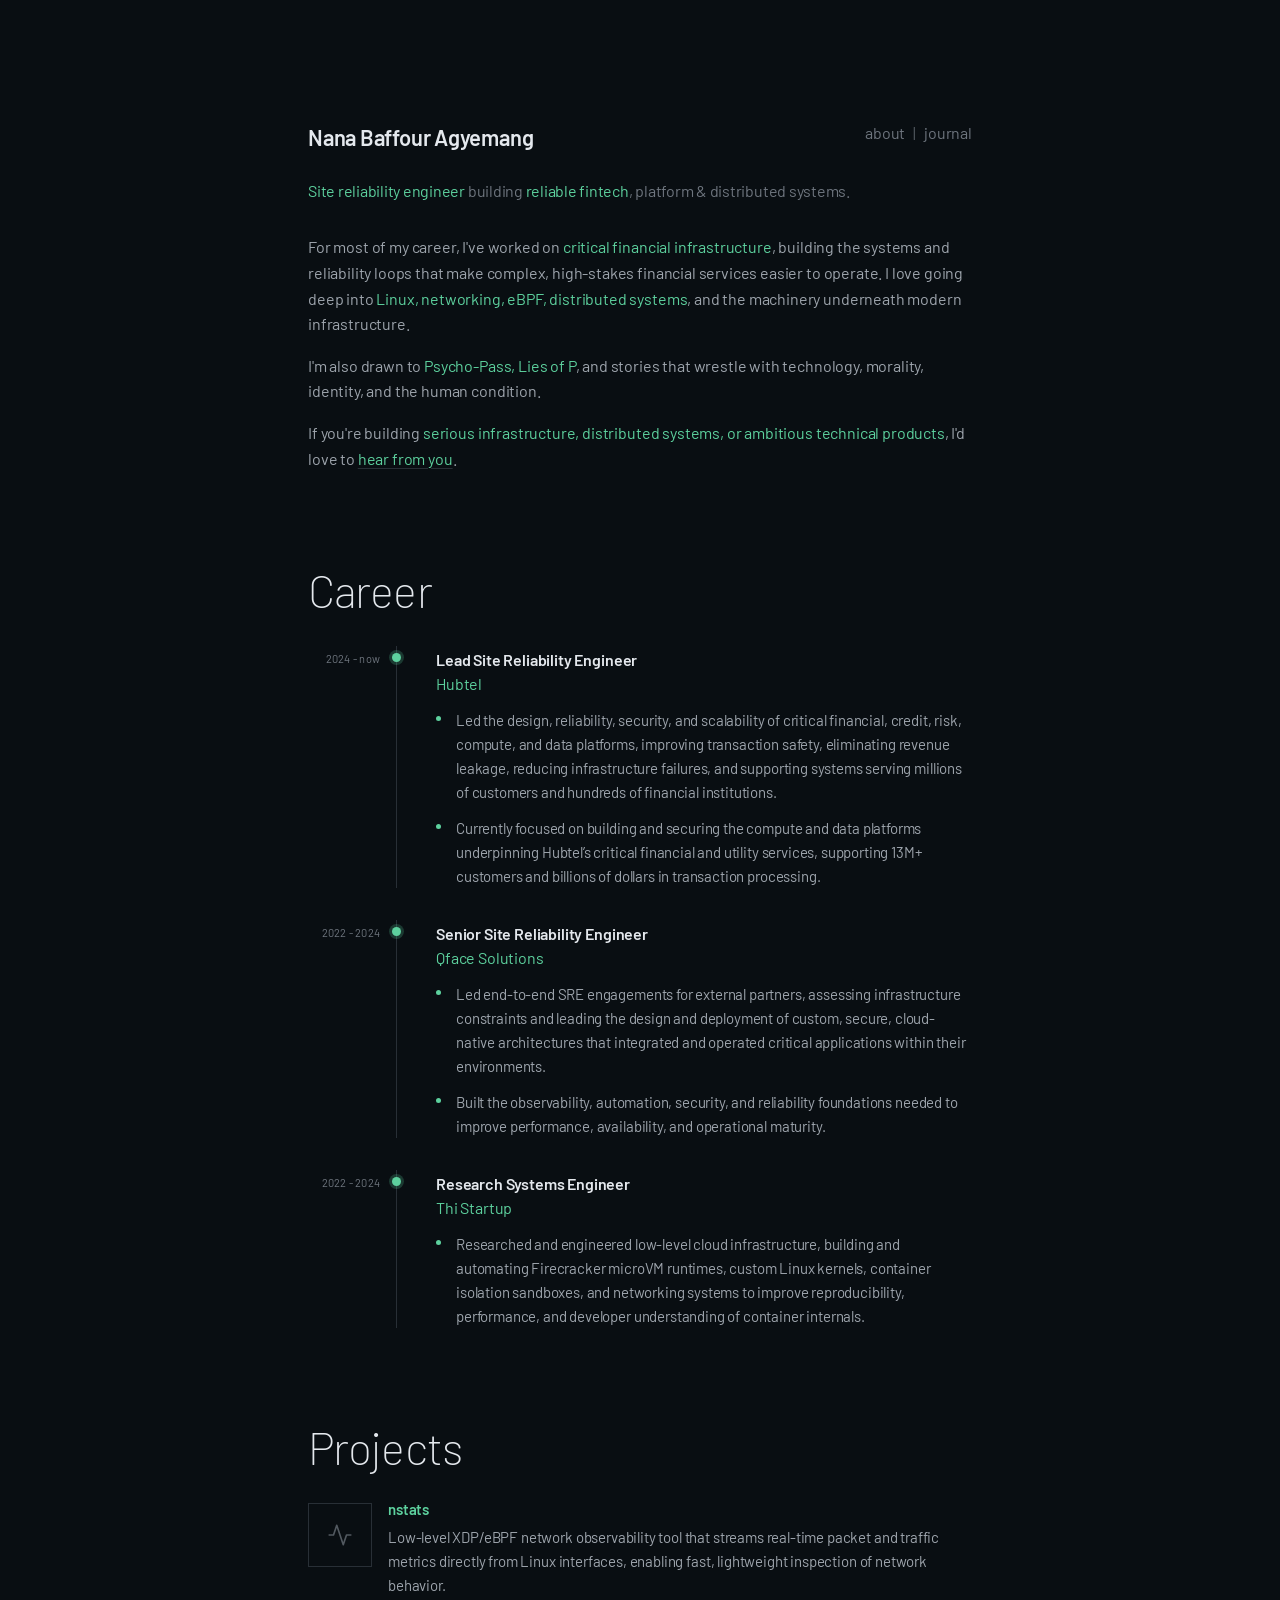
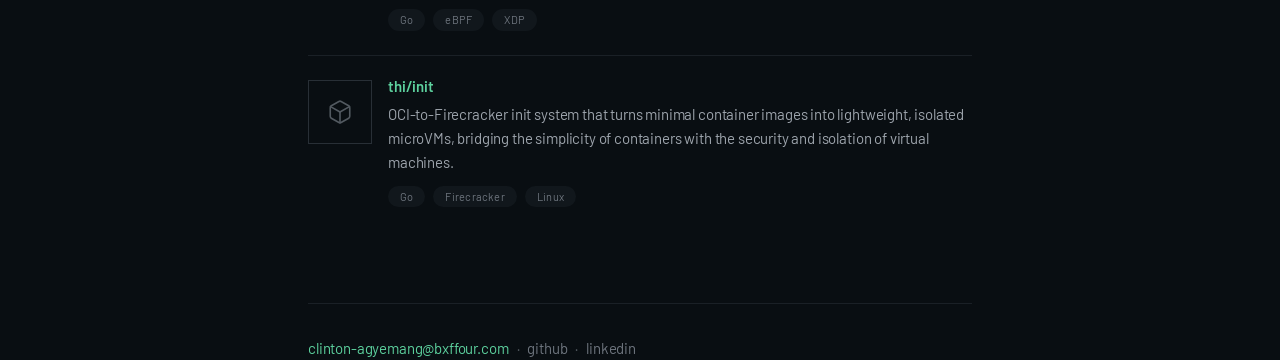
<file: index.html>
<!DOCTYPE html>
<html lang="en">
<head>
  <meta charset="UTF-8">
  <meta name="viewport" content="width=device-width, initial-scale=1.0">
  <meta name="description" content="Agyemang Clinton Baffour is a Site Reliability Engineer building reliable fintech, platform, and distributed systems.">
  <meta name="color-scheme" content="dark">
  <title>Nana Baffour Agyemang | Site Reliability Engineer</title>
  <link rel="preconnect" href="https://fonts.googleapis.com">
  <link rel="preconnect" href="https://fonts.gstatic.com" crossorigin>
  <link
    href="https://fonts.googleapis.com/css2?family=Barlow:wght@200;300;400;500;600&amp;family=IBM+Plex+Mono:wght@400;500&amp;display=swap"
    rel="stylesheet"
  >
  <link rel="stylesheet" href="tokens.css">
  <link rel="stylesheet" href="assets/css/main.css">
</head>
<body>
  <a class="skip-link" href="#main">Skip to content</a>

  <div class="page">
    <header class="site-header">
      <a class="site-name" href="index.html">Nana Baffour Agyemang</a>
      <nav class="site-nav" aria-label="Primary">
        <a href="about.html">about</a>
        <a href="now.html">journal</a>
      </nav>
    </header>

    <main id="main">
      <div class="hero">
        <span class="em">Site reliability engineer</span> building
        <span class="em">reliable fintech</span>, platform &amp; distributed
        systems.
      </div>

      <div class="intro">
        <p>
          For most of my career, I've worked on <span class="em">critical financial infrastructure</span>,
          building the systems and reliability loops that make complex, high-stakes financial
          services easier to operate. I love going deep into <span class="em">Linux, networking, eBPF, distributed systems</span>,
          and the machinery underneath modern infrastructure.
        </p>
        <p>
          I'm also drawn to <span class="em">Psycho-Pass, Lies of P</span>, and stories that wrestle with
          technology, morality, identity, and the human condition.
        </p>
        <p>
          If you're building <span class="em">serious infrastructure, distributed systems, or ambitious
          technical products</span>, I'd love to <a class="inline-link" href="#footer">hear from you</a>.
        </p>
      </div>

      <section aria-labelledby="career-heading">
        <div class="section-heading">
          <h2 id="career-heading">Career</h2>
        </div>
        <div class="career">
          <article class="entry">
            <div class="timespan">2024 - now</div>
            <div class="rail"><span class="entry-dot" aria-hidden="true"></span></div>
            <div class="desc">
              <h3 class="job-role">Lead Site Reliability Engineer</h3>
              <div class="job-org">Hubtel</div>
              <ul class="job-points">
                <li>Led the design, reliability, security, and scalability of critical financial, credit, risk, compute, and data platforms, improving transaction safety, eliminating revenue leakage, reducing infrastructure failures, and supporting systems serving millions of customers and hundreds of financial institutions.</li>
                <li>Currently focused on building and securing the compute and data platforms underpinning Hubtel&rsquo;s critical financial and utility services, supporting 13M+ customers and billions of dollars in transaction processing.</li>
              </ul>
            </div>
          </article>

          <article class="entry">
            <div class="timespan">2022 - 2024</div>
            <div class="rail"><span class="entry-dot" aria-hidden="true"></span></div>
            <div class="desc">
              <h3 class="job-role">Senior Site Reliability Engineer</h3>
              <div class="job-org">Qface Solutions</div>
              <ul class="job-points">
                <li>Led end-to-end SRE engagements for external partners, assessing infrastructure constraints and leading the design and deployment of custom, secure, cloud-native architectures that integrated and operated critical applications within their environments.</li>
                <li>Built the observability, automation, security, and reliability foundations needed to improve performance, availability, and operational maturity.</li>
              </ul>
            </div>
          </article>

          <article class="entry">
            <div class="timespan">2022 - 2024</div>
            <div class="rail"><span class="entry-dot" aria-hidden="true"></span></div>
            <div class="desc">
              <h3 class="job-role">Research Systems Engineer</h3>
              <div class="job-org">Thi Startup</div>
              <ul class="job-points">
                <li>Researched and engineered low-level cloud infrastructure, building and automating Firecracker microVM runtimes, custom Linux kernels, container isolation sandboxes, and networking systems to improve reproducibility, performance, and developer understanding of container internals.</li>
              </ul>
            </div>
          </article>
        </div>
      </section>

      <section aria-labelledby="projects-heading">
        <div class="section-heading">
          <h2 id="projects-heading">Projects</h2>
        </div>
        <div class="projects">
          <article class="project">
            <div class="project-thumb" aria-hidden="true">
              <svg width="26" height="26" viewBox="0 0 24 24" fill="none" stroke="currentColor" stroke-width="1.5" stroke-linecap="round" stroke-linejoin="round">
                <polyline points="22 12 18 12 15 21 9 3 6 12 2 12"></polyline>
              </svg>
            </div>
            <div class="project-content">
              <div class="project-title"><a href="#footer">nstats</a></div>
              <div class="project-desc"><p>Low-level XDP/eBPF network observability tool that streams real-time packet and traffic metrics directly from Linux interfaces, enabling fast, lightweight inspection of network behavior.</p></div>
              <div class="chips"><span class="chip">Go</span><span class="chip">eBPF</span><span class="chip">XDP</span></div>
            </div>
          </article>

          <article class="project">
            <div class="project-thumb" aria-hidden="true">
              <svg width="26" height="26" viewBox="0 0 24 24" fill="none" stroke="currentColor" stroke-width="1.5" stroke-linecap="round" stroke-linejoin="round">
                <path d="M21 8a2 2 0 0 0-1-1.73l-7-4a2 2 0 0 0-2 0l-7 4A2 2 0 0 0 3 8v8a2 2 0 0 0 1 1.73l7 4a2 2 0 0 0 2 0l7-4A2 2 0 0 0 21 16Z"></path>
                <path d="M3.3 7 12 12l8.7-5"></path>
                <path d="M12 22V12"></path>
              </svg>
            </div>
            <div class="project-content">
              <div class="project-title"><a href="#footer">thi/init</a></div>
              <div class="project-desc"><p>OCI-to-Firecracker init system that turns minimal container images into lightweight, isolated microVMs, bridging the simplicity of containers with the security and isolation of virtual machines.</p></div>
              <div class="chips"><span class="chip">Go</span><span class="chip">Firecracker</span><span class="chip">Linux</span></div>
            </div>
          </article>
        </div>
      </section>
    </main>

    <footer id="footer" class="site-footer">
      <div class="foot-links">
        <a class="foot-email" href="mailto:clinton-agyemang@bxffour.com">clinton-agyemang@bxffour.com</a>
        <span aria-hidden="true">·</span>
        <a class="foot-link" href="https://github.com/bxffour" target="_blank" rel="noopener noreferrer">github</a>
        <span aria-hidden="true">·</span>
        <a class="foot-link" href="https://www.linkedin.com/in/nana-agyemang/" target="_blank" rel="noopener noreferrer">linkedin</a>
      </div>
    </footer>
  </div>
</body>
</html>
</file>
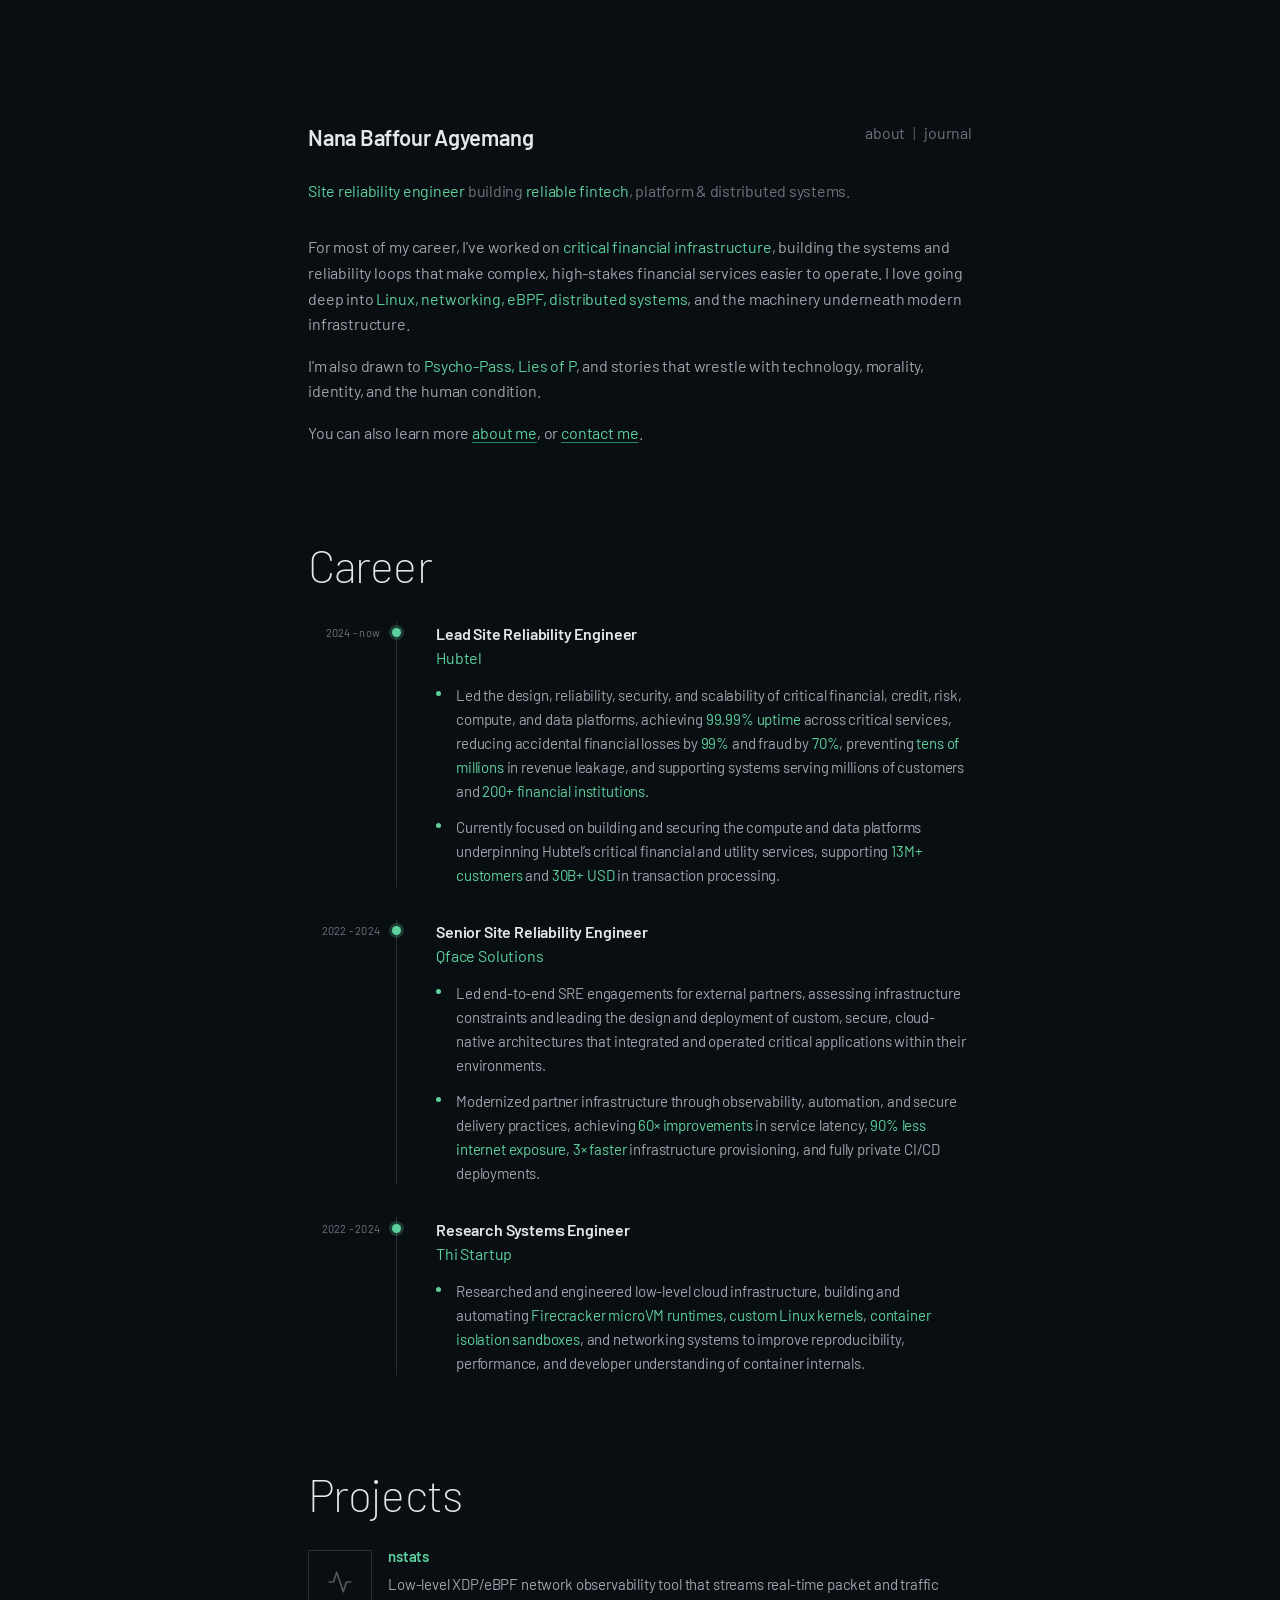
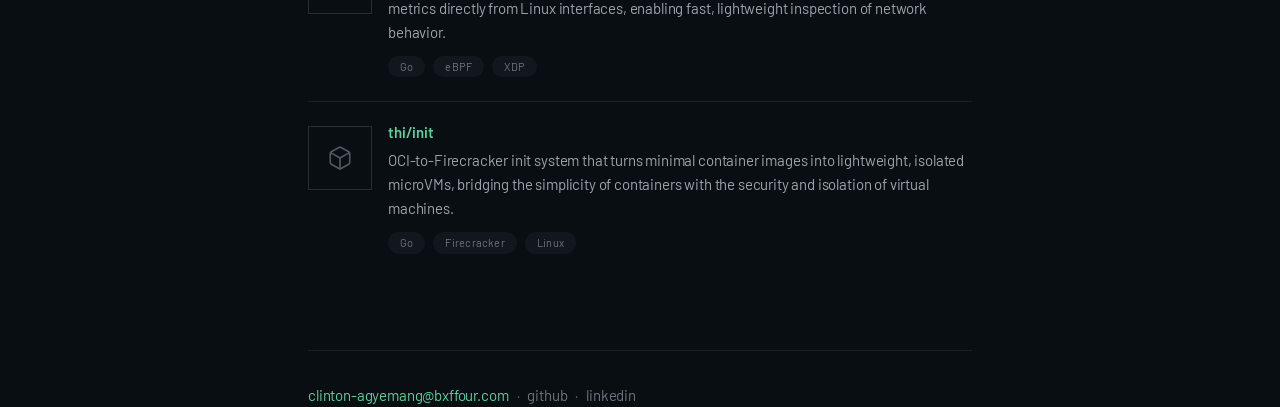
<file: public/index.html>
<!DOCTYPE html>
<html lang="en">
<head>
  <meta charset="UTF-8">
  <meta name="viewport" content="width=device-width, initial-scale=1.0">
  <meta name="description" content="Agyemang Clinton Baffour is a Site Reliability Engineer building reliable fintech, platform, and distributed systems.">
  <meta name="color-scheme" content="dark">
  <title>Nana Baffour Agyemang | Site Reliability Engineer</title>
  <link rel="preconnect" href="https://fonts.googleapis.com">
  <link rel="preconnect" href="https://fonts.gstatic.com" crossorigin>
  <link
    href="https://fonts.googleapis.com/css2?family=Barlow:wght@200;300;400;500;600&amp;family=IBM+Plex+Mono:wght@400;500&amp;display=swap"
    rel="stylesheet"
  >
  <link rel="stylesheet" href="tokens.css">
  <link rel="stylesheet" href="assets/css/main.css">
</head>
<body>
  <a class="skip-link" href="#main">Skip to content</a>

  <div class="page">
    <header class="site-header">
      <a class="site-name" href="index.html">Nana Baffour Agyemang</a>
      <nav class="site-nav" aria-label="Primary">
        <a href="about.html">about</a>
        <a href="now.html">journal</a>
      </nav>
    </header>

    <main id="main">
      <div class="hero">
        <span class="em">Site reliability engineer</span> building
        <span class="em">reliable fintech</span>, platform &amp; distributed
        systems.
      </div>

      <div class="intro">
        <p>
          For most of my career, I've worked on <span class="em">critical financial infrastructure</span>,
          building the systems and reliability loops that make complex, high-stakes financial
          services easier to operate. I love going deep into <span class="em">Linux, networking, eBPF, distributed systems</span>,
          and the machinery underneath modern infrastructure.
        </p>
        <p>
          I'm also drawn to <span class="em">Psycho-Pass, Lies of P</span>, and stories that wrestle with
          technology, morality, identity, and the human condition.
        </p>
        <p>
          You can also learn more <a class="inline-link" href="about.html">about me</a>,
          or <a class="inline-link" href="#footer">contact me</a>.
        </p>
      </div>

      <section aria-labelledby="career-heading">
        <div class="section-heading">
          <h2 id="career-heading">Career</h2>
        </div>
        <div class="career">
          <article class="entry">
            <div class="timespan">2024 - now</div>
            <div class="rail"><span class="entry-dot" aria-hidden="true"></span></div>
            <div class="desc">
              <h3 class="job-role">Lead Site Reliability Engineer</h3>
              <div class="job-org">Hubtel</div>
              <ul class="job-points">
                <li>Led the design, reliability, security, and scalability of critical financial, credit, risk, compute, and data platforms, achieving <span class="em">99.99% uptime</span> across critical services, reducing accidental financial losses by <span class="em">99%</span> and fraud by <span class="em">70%</span>, preventing <span class="em">tens of millions</span> in revenue leakage, and supporting systems serving millions of customers and <span class="em">200+ financial institutions</span>.</li>
                <li>Currently focused on building and securing the compute and data platforms underpinning Hubtel&rsquo;s critical financial and utility services, supporting <span class="em">13M+ customers</span> and <span class="em">30B+ USD</span> in transaction processing.</li>
              </ul>
            </div>
          </article>

          <article class="entry">
            <div class="timespan">2022 - 2024</div>
            <div class="rail"><span class="entry-dot" aria-hidden="true"></span></div>
            <div class="desc">
              <h3 class="job-role">Senior Site Reliability Engineer</h3>
              <div class="job-org">Qface Solutions</div>
              <ul class="job-points">
                <li>Led end-to-end SRE engagements for external partners, assessing infrastructure constraints and leading the design and deployment of custom, secure, cloud-native architectures that integrated and operated critical applications within their environments.</li>
                <li>Modernized partner infrastructure through observability, automation, and secure delivery practices, achieving <span class="em">60&times; improvements</span> in service latency, <span class="em">90% less internet exposure</span>, <span class="em">3&times; faster</span> infrastructure provisioning, and fully private CI/CD deployments.</li>
              </ul>
            </div>
          </article>

          <article class="entry">
            <div class="timespan">2022 - 2024</div>
            <div class="rail"><span class="entry-dot" aria-hidden="true"></span></div>
            <div class="desc">
              <h3 class="job-role">Research Systems Engineer</h3>
              <div class="job-org">Thi Startup</div>
              <ul class="job-points">
                <li>Researched and engineered low-level cloud infrastructure, building and automating <span class="em">Firecracker microVM runtimes</span>, <span class="em">custom Linux kernels</span>, <span class="em">container isolation sandboxes</span>, and networking systems to improve reproducibility, performance, and developer understanding of container internals.</li>
              </ul>
            </div>
          </article>
        </div>
      </section>

      <section aria-labelledby="projects-heading">
        <div class="section-heading">
          <h2 id="projects-heading">Projects</h2>
        </div>
        <div class="projects">
          <article class="project">
            <div class="project-thumb" aria-hidden="true">
              <svg width="26" height="26" viewBox="0 0 24 24" fill="none" stroke="currentColor" stroke-width="1.5" stroke-linecap="round" stroke-linejoin="round">
                <polyline points="22 12 18 12 15 21 9 3 6 12 2 12"></polyline>
              </svg>
            </div>
            <div class="project-content">
              <div class="project-title"><a href="https://github.com/bxffour/nstats" target="_blank" rel="noopener noreferrer">nstats</a></div>
              <div class="project-desc"><p>Low-level XDP/eBPF network observability tool that streams real-time packet and traffic metrics directly from Linux interfaces, enabling fast, lightweight inspection of network behavior.</p></div>
              <div class="chips"><span class="chip">Go</span><span class="chip">eBPF</span><span class="chip">XDP</span></div>
            </div>
          </article>

          <article class="project">
            <div class="project-thumb" aria-hidden="true">
              <svg width="26" height="26" viewBox="0 0 24 24" fill="none" stroke="currentColor" stroke-width="1.5" stroke-linecap="round" stroke-linejoin="round">
                <path d="M21 8a2 2 0 0 0-1-1.73l-7-4a2 2 0 0 0-2 0l-7 4A2 2 0 0 0 3 8v8a2 2 0 0 0 1 1.73l7 4a2 2 0 0 0 2 0l7-4A2 2 0 0 0 21 16Z"></path>
                <path d="M3.3 7 12 12l8.7-5"></path>
                <path d="M12 22V12"></path>
              </svg>
            </div>
            <div class="project-content">
              <div class="project-title"><a href="https://github.com/thi-startup/init" target="_blank" rel="noopener noreferrer">thi/init</a></div>
              <div class="project-desc"><p>OCI-to-Firecracker init system that turns minimal container images into lightweight, isolated microVMs, bridging the simplicity of containers with the security and isolation of virtual machines.</p></div>
              <div class="chips"><span class="chip">Go</span><span class="chip">Firecracker</span><span class="chip">Linux</span></div>
            </div>
          </article>
        </div>
      </section>
    </main>

    <footer id="footer" class="site-footer">
      <div class="foot-links">
        <a class="foot-email" href="mailto:clinton-agyemang@bxffour.com">clinton-agyemang@bxffour.com</a>
        <span aria-hidden="true">·</span>
        <a class="foot-link" href="https://github.com/bxffour" target="_blank" rel="noopener noreferrer">github</a>
        <span aria-hidden="true">·</span>
        <a class="foot-link" href="https://www.linkedin.com/in/nana-agyemang/" target="_blank" rel="noopener noreferrer">linkedin</a>
      </div>
    </footer>
  </div>
</body>
</html>
</file>
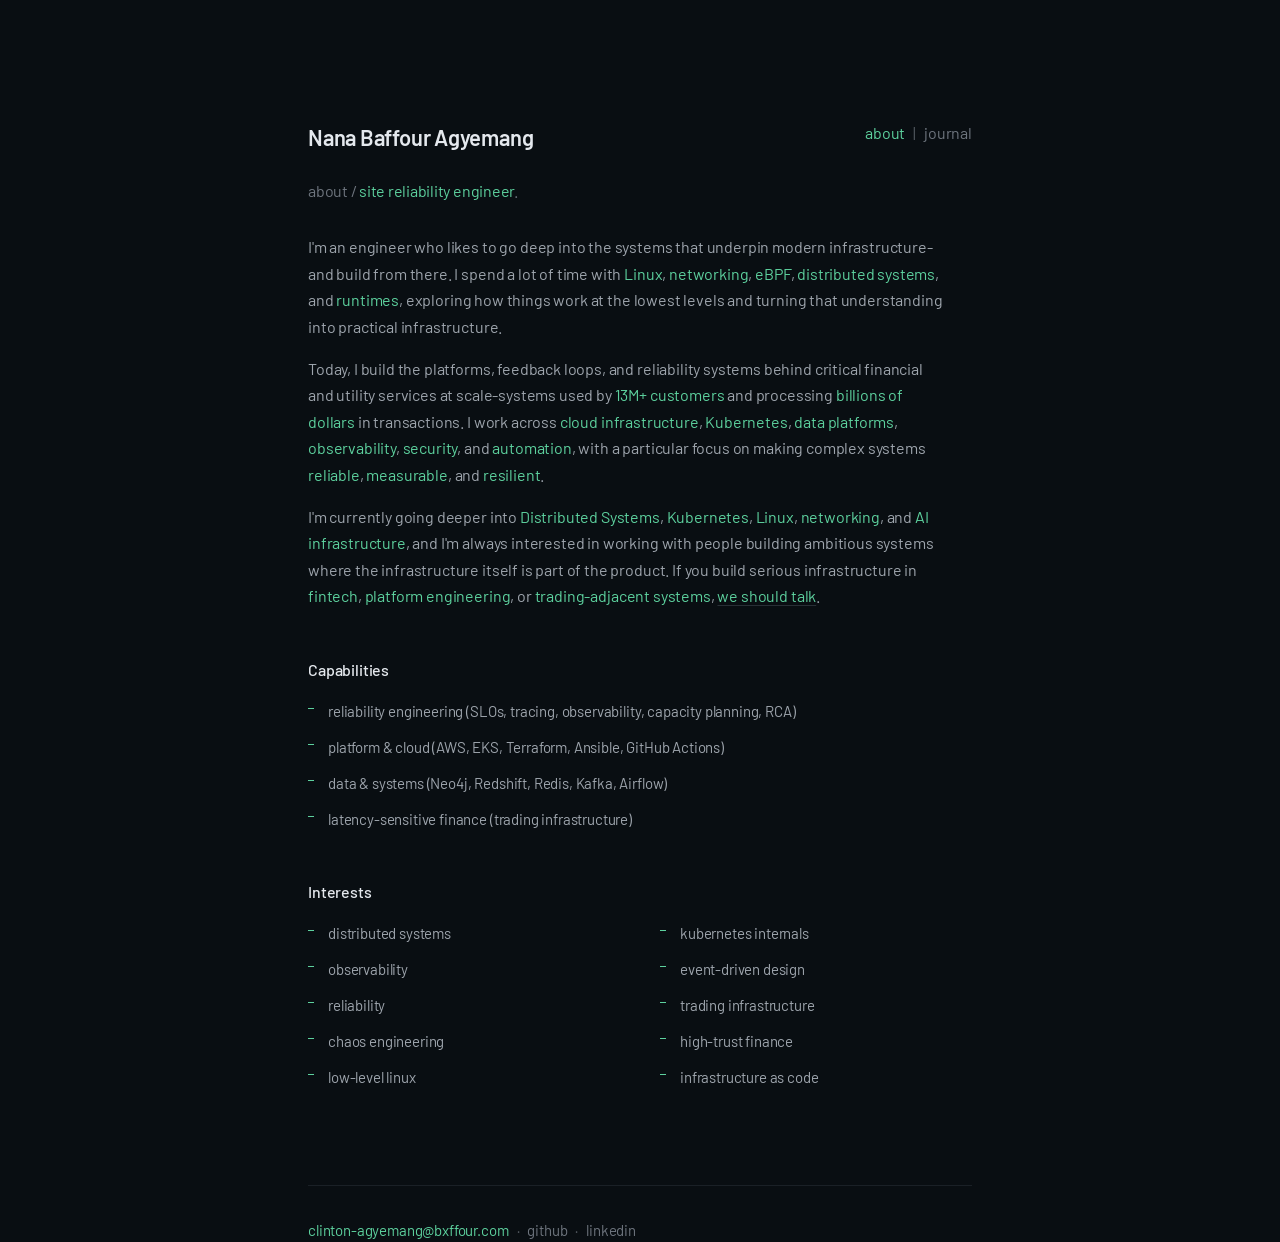
<file: about.html>
<!DOCTYPE html>
<html lang="en">
<head>
  <meta charset="UTF-8">
  <meta name="viewport" content="width=device-width, initial-scale=1.0">
  <meta name="description" content="Agyemang Clinton Baffour is a Site Reliability Engineer building reliable fintech, platform, and distributed systems.">
  <meta name="color-scheme" content="dark">
  <title>Nana Baffour Agyemang | about</title>
  <link rel="preconnect" href="https://fonts.googleapis.com">
  <link rel="preconnect" href="https://fonts.gstatic.com" crossorigin>
  <link
    href="https://fonts.googleapis.com/css2?family=Barlow:wght@200;300;400;500;600&amp;family=IBM+Plex+Mono:wght@400;500&amp;display=swap"
    rel="stylesheet"
  >
  <link rel="stylesheet" href="tokens.css">
  <link rel="stylesheet" href="assets/css/main.css">
</head>
<body>
  <a class="skip-link" href="#main">Skip to content</a>

  <div class="page">
    <header class="site-header">
      <a class="site-name" href="index.html">Nana Baffour Agyemang</a>
      <nav class="site-nav" aria-label="Primary">
        <a href="about.html" aria-current="page">about</a>
        <a href="now.html">journal</a>
      </nav>
    </header>

    <main id="main">
      <div class="hero">
        about / <span class="em">site reliability engineer</span>.
      </div>

      <div class="bio">
        <p>
          I'm an engineer who likes to go deep into the systems that underpin
          modern infrastructure-and build from there. I spend a lot of time
          with <span class="em">Linux</span>, <span class="em">networking</span>, <span class="em">eBPF</span>,
          <span class="em">distributed systems</span>, and <span class="em">runtimes</span>,
          exploring how things work at the lowest levels and turning that
          understanding into practical infrastructure.
        </p>
        <p>
          Today, I build the platforms, feedback loops, and reliability systems
          behind critical financial and utility services at scale-systems used
          by <span class="em">13M+ customers</span> and processing
          <span class="em">billions of dollars</span> in transactions. I work
          across <span class="em">cloud infrastructure</span>, <span class="em">Kubernetes</span>,
          <span class="em">data platforms</span>, <span class="em">observability</span>,
          <span class="em">security</span>, and <span class="em">automation</span>, with a
          particular focus on making complex systems <span class="em">reliable</span>,
          <span class="em">measurable</span>, and <span class="em">resilient</span>.
        </p>
        <p>
          I'm currently going deeper into <span class="em">Distributed Systems</span>,
          <span class="em">Kubernetes</span>, <span class="em">Linux</span>, <span class="em">networking</span>,
          and <span class="em">AI infrastructure</span>, and I'm always interested
          in working with people building ambitious systems where the
          infrastructure itself is part of the product. If you build serious
          infrastructure in <span class="em">fintech</span>, <span class="em">platform engineering</span>,
          or <span class="em">trading-adjacent systems</span>, <a class="inline-link" href="#footer">we should talk</a>.
        </p>
      </div>

      <section class="about-block" aria-labelledby="capabilities-title">
        <h2 id="capabilities-title" class="about-section-title">Capabilities</h2>
        <ul class="about-list">
          <li>reliability engineering (SLOs, tracing, observability, capacity planning, RCA)</li>
          <li>platform &amp; cloud (AWS, EKS, Terraform, Ansible, GitHub Actions)</li>
          <li>data &amp; systems (Neo4j, Redshift, Redis, Kafka, Airflow)</li>
          <li>latency-sensitive finance (trading infrastructure)</li>
        </ul>
      </section>

      <section class="about-block" aria-labelledby="interests-title">
        <h2 id="interests-title" class="about-section-title">Interests</h2>
        <div class="about-cols">
          <ul class="about-list">
            <li>distributed systems</li>
            <li>observability</li>
            <li>reliability</li>
            <li>chaos engineering</li>
            <li>low-level linux</li>
          </ul>
          <ul class="about-list">
            <li>kubernetes internals</li>
            <li>event-driven design</li>
            <li>trading infrastructure</li>
            <li>high-trust finance</li>
            <li>infrastructure as code</li>
          </ul>
        </div>
      </section>
    </main>

    <footer id="footer" class="site-footer">
      <div class="foot-links">
        <a class="foot-email" href="mailto:clinton-agyemang@bxffour.com">clinton-agyemang@bxffour.com</a>
        <span aria-hidden="true">·</span>
        <a class="foot-link" href="https://github.com/bxffour" target="_blank" rel="noopener noreferrer">github</a>
        <span aria-hidden="true">·</span>
        <a class="foot-link" href="https://www.linkedin.com/in/nana-agyemang/" target="_blank" rel="noopener noreferrer">linkedin</a>
      </div>
    </footer>
  </div>
</body>
</html>
</file>
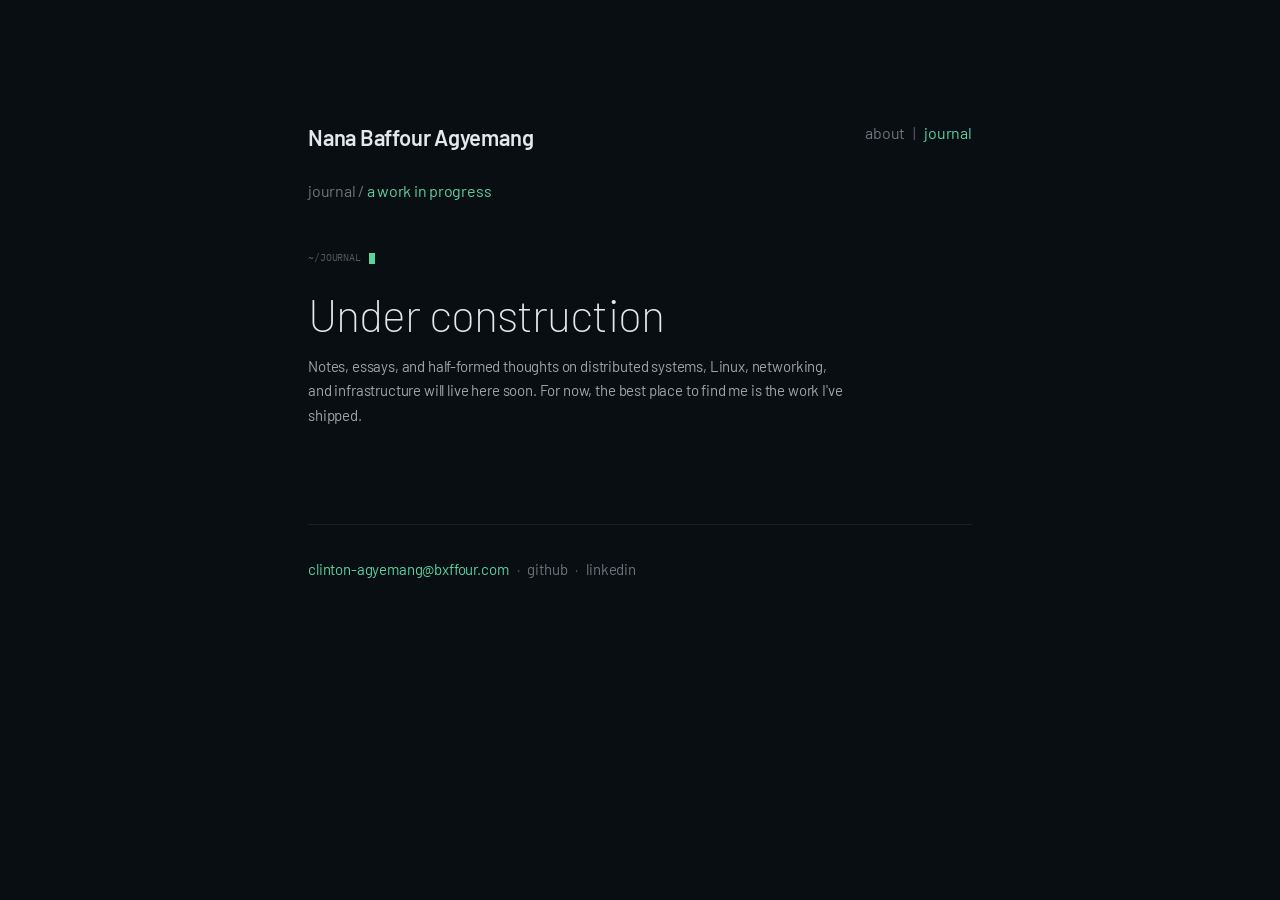
<file: now.html>
<!DOCTYPE html>
<html lang="en">
<head>
  <meta charset="UTF-8">
  <meta name="viewport" content="width=device-width, initial-scale=1.0">
  <meta name="description" content="Agyemang Clinton Baffour is a Site Reliability Engineer building reliable fintech, platform, and distributed systems.">
  <meta name="color-scheme" content="dark">
  <title>Nana Baffour Agyemang | journal</title>
  <link rel="preconnect" href="https://fonts.googleapis.com">
  <link rel="preconnect" href="https://fonts.gstatic.com" crossorigin>
  <link
    href="https://fonts.googleapis.com/css2?family=Barlow:wght@200;300;400;500;600&amp;family=IBM+Plex+Mono:wght@400;500&amp;display=swap"
    rel="stylesheet"
  >
  <link rel="stylesheet" href="tokens.css">
  <link rel="stylesheet" href="assets/css/main.css">
</head>
<body>
  <a class="skip-link" href="#main">Skip to content</a>

  <div class="page">
    <header class="site-header">
      <a class="site-name" href="index.html">Nana Baffour Agyemang</a>
      <nav class="site-nav" aria-label="Primary">
        <a href="about.html">about</a>
        <a href="now.html" aria-current="page">journal</a>
      </nav>
    </header>

    <main id="main">
      <div class="hero">
        journal / <span class="em">a work in progress</span>
      </div>

      <div class="construction">
        <p class="construction-prompt"><span class="mono dim">~/journal</span><span class="cursor" aria-hidden="true"></span></p>
        <h1 class="construction-title">Under construction</h1>
        <p class="construction-sub">
          Notes, essays, and half-formed thoughts on distributed systems, Linux,
          networking, and infrastructure will live here soon. For now, the
          best place to find me is the work I've shipped.
        </p>
      </div>
    </main>

    <footer id="footer" class="site-footer">
      <div class="foot-links">
        <a class="foot-email" href="mailto:clinton-agyemang@bxffour.com">clinton-agyemang@bxffour.com</a>
        <span aria-hidden="true">·</span>
        <a class="foot-link" href="https://github.com/bxffour" target="_blank" rel="noopener noreferrer">github</a>
        <span aria-hidden="true">·</span>
        <a class="foot-link" href="https://www.linkedin.com/in/nana-agyemang/" target="_blank" rel="noopener noreferrer">linkedin</a>
      </div>
    </footer>
  </div>
</body>
</html>
</file>
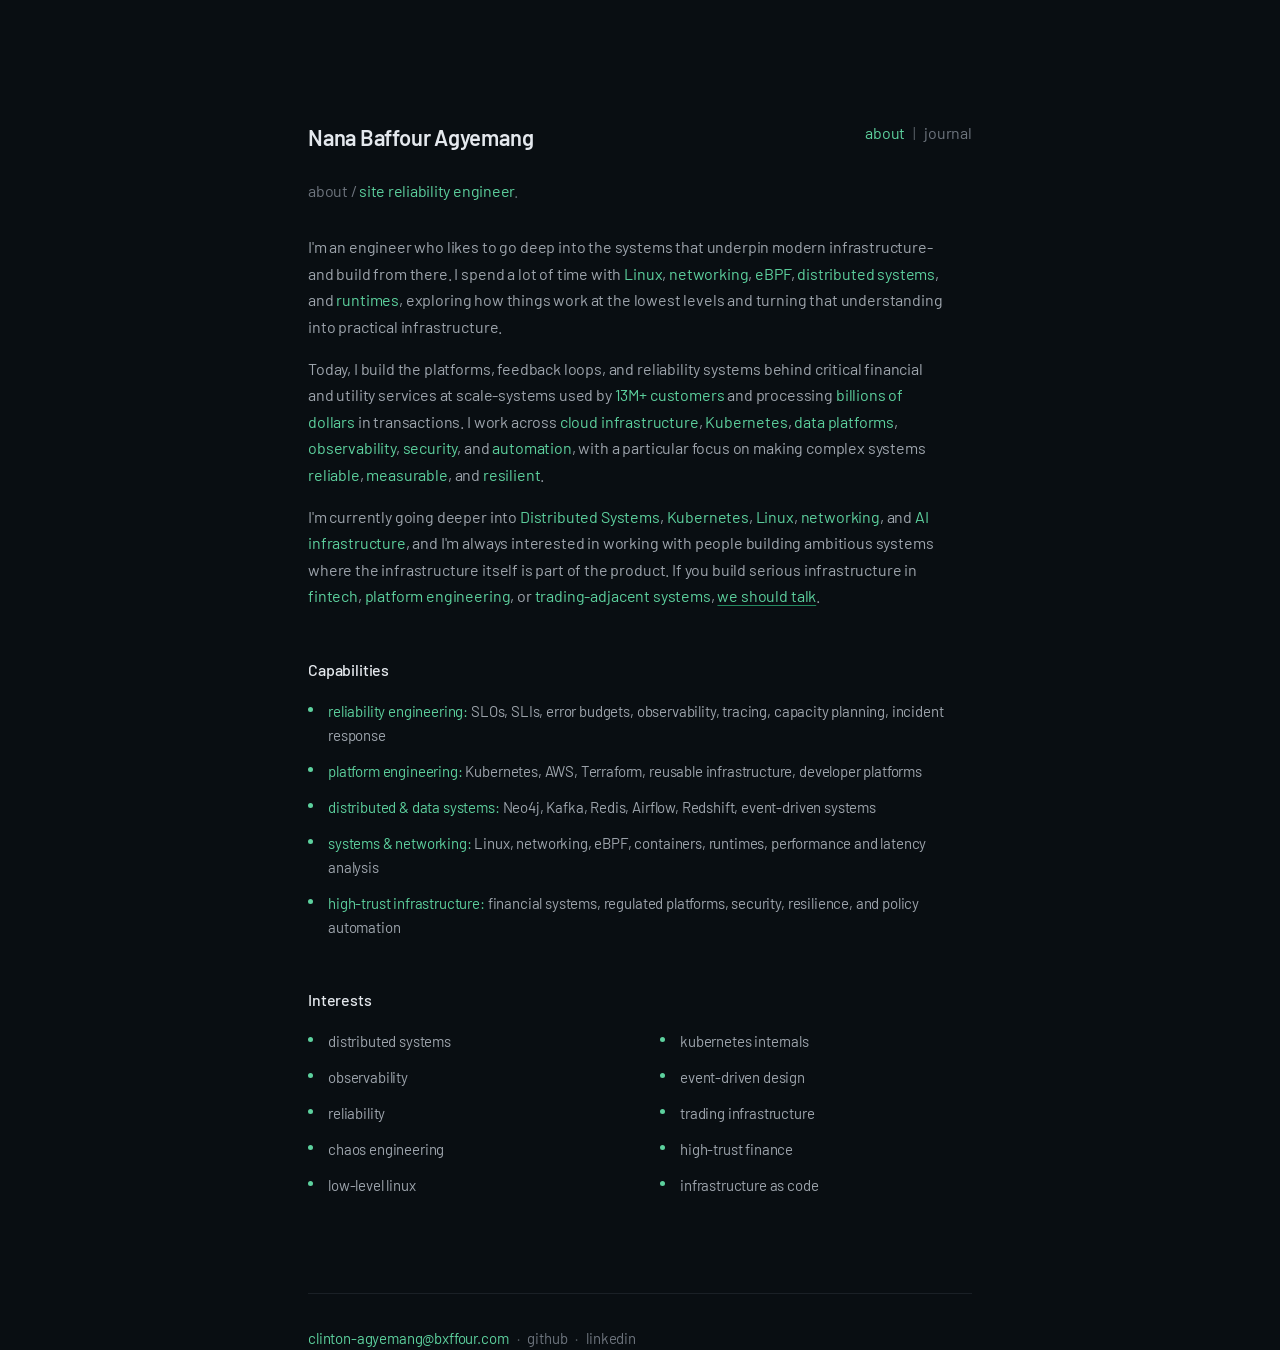
<file: public/about.html>
<!DOCTYPE html>
<html lang="en">
<head>
  <meta charset="UTF-8">
  <meta name="viewport" content="width=device-width, initial-scale=1.0">
  <meta name="description" content="Agyemang Clinton Baffour is a Site Reliability Engineer building reliable fintech, platform, and distributed systems.">
  <meta name="color-scheme" content="dark">
  <title>Nana Baffour Agyemang | about</title>
  <link rel="preconnect" href="https://fonts.googleapis.com">
  <link rel="preconnect" href="https://fonts.gstatic.com" crossorigin>
  <link
    href="https://fonts.googleapis.com/css2?family=Barlow:wght@200;300;400;500;600&amp;family=IBM+Plex+Mono:wght@400;500&amp;display=swap"
    rel="stylesheet"
  >
  <link rel="stylesheet" href="tokens.css">
  <link rel="stylesheet" href="assets/css/main.css">
</head>
<body>
  <a class="skip-link" href="#main">Skip to content</a>

  <div class="page">
    <header class="site-header">
      <a class="site-name" href="index.html">Nana Baffour Agyemang</a>
      <nav class="site-nav" aria-label="Primary">
        <a href="about.html" aria-current="page">about</a>
        <a href="now.html">journal</a>
      </nav>
    </header>

    <main id="main">
      <div class="hero">
        about / <span class="em">site reliability engineer</span>.
      </div>

      <div class="bio">
        <p>
          I'm an engineer who likes to go deep into the systems that underpin
          modern infrastructure-and build from there. I spend a lot of time
          with <span class="em">Linux</span>, <span class="em">networking</span>, <span class="em">eBPF</span>,
          <span class="em">distributed systems</span>, and <span class="em">runtimes</span>,
          exploring how things work at the lowest levels and turning that
          understanding into practical infrastructure.
        </p>
        <p>
          Today, I build the platforms, feedback loops, and reliability systems
          behind critical financial and utility services at scale-systems used
          by <span class="em">13M+ customers</span> and processing
          <span class="em">billions of dollars</span> in transactions. I work
          across <span class="em">cloud infrastructure</span>, <span class="em">Kubernetes</span>,
          <span class="em">data platforms</span>, <span class="em">observability</span>,
          <span class="em">security</span>, and <span class="em">automation</span>, with a
          particular focus on making complex systems <span class="em">reliable</span>,
          <span class="em">measurable</span>, and <span class="em">resilient</span>.
        </p>
        <p>
          I'm currently going deeper into <span class="em">Distributed Systems</span>,
          <span class="em">Kubernetes</span>, <span class="em">Linux</span>, <span class="em">networking</span>,
          and <span class="em">AI infrastructure</span>, and I'm always interested
          in working with people building ambitious systems where the
          infrastructure itself is part of the product. If you build serious
          infrastructure in <span class="em">fintech</span>, <span class="em">platform engineering</span>,
          or <span class="em">trading-adjacent systems</span>, <a class="inline-link" href="#footer">we should talk</a>.
        </p>
      </div>

      <section class="about-block" aria-labelledby="capabilities-title">
        <h2 id="capabilities-title" class="about-section-title">Capabilities</h2>
        <ul class="about-list">
          <li><span class="em">reliability engineering:</span> SLOs, SLIs, error budgets, observability, tracing, capacity planning, incident response</li>
          <li><span class="em">platform engineering:</span> Kubernetes, AWS, Terraform, reusable infrastructure, developer platforms</li>
          <li><span class="em">distributed &amp; data systems:</span> Neo4j, Kafka, Redis, Airflow, Redshift, event-driven systems</li>
          <li><span class="em">systems &amp; networking:</span> Linux, networking, eBPF, containers, runtimes, performance and latency analysis</li>
          <li><span class="em">high-trust infrastructure:</span> financial systems, regulated platforms, security, resilience, and policy automation</li>
        </ul>
      </section>

      <section class="about-block" aria-labelledby="interests-title">
        <h2 id="interests-title" class="about-section-title">Interests</h2>
        <div class="about-cols">
          <ul class="about-list">
            <li>distributed systems</li>
            <li>observability</li>
            <li>reliability</li>
            <li>chaos engineering</li>
            <li>low-level linux</li>
          </ul>
          <ul class="about-list">
            <li>kubernetes internals</li>
            <li>event-driven design</li>
            <li>trading infrastructure</li>
            <li>high-trust finance</li>
            <li>infrastructure as code</li>
          </ul>
        </div>
      </section>
    </main>

    <footer id="footer" class="site-footer">
      <div class="foot-links">
        <a class="foot-email" href="mailto:clinton-agyemang@bxffour.com">clinton-agyemang@bxffour.com</a>
        <span aria-hidden="true">·</span>
        <a class="foot-link" href="https://github.com/bxffour" target="_blank" rel="noopener noreferrer">github</a>
        <span aria-hidden="true">·</span>
        <a class="foot-link" href="https://www.linkedin.com/in/nana-agyemang/" target="_blank" rel="noopener noreferrer">linkedin</a>
      </div>
    </footer>
  </div>
</body>
</html>
</file>
<file: tokens.css>
/* Hallmark · tokens.css - design-language tokens for the bxffour portfolio.
 * Structure + typographic scale studied from gwuah.com (Barlow, thin display vs small body)
 * green on black · Barlow display+body · IBM Plex Mono for tech labels
 */
:root {
  /* color - green on black */
  --color-paper: oklch(16% 0.012 250);
  --color-paper-2: oklch(20% 0.014 250);
  --color-ink: oklch(93% 0.008 250);
  --color-ink-2: oklch(72% 0.014 250);
  --color-ink-3: oklch(56% 0.016 250);
  --color-ink-4: oklch(46% 0.014 250);
  --color-accent: oklch(78% 0.13 162);
  --color-accent-strong: oklch(86% 0.12 162);
  --color-accent-dim: oklch(56% 0.11 162);
  --color-focus: var(--color-accent);
  --color-border: oklch(30% 0.016 250);
  --color-border-soft: oklch(24% 0.014 250);

  /* font */
  --font-display: "Barlow", system-ui, sans-serif;
  --font-body: "Barlow", system-ui, sans-serif;
  --font-mono: "IBM Plex Mono", ui-monospace, monospace;

  /* text scale - gwuah: big thin display vs small body */
  --text-display: clamp(2.2rem, 6vw, 2.8rem); /* ~35-45px */
  --text-name: 1.375rem;                       /* 22px */
  --text-body: 1rem;                           /* 16px */
  --text-small: 0.9375rem;                     /* 15px */
  --text-meta: 0.6875rem;                      /* 11px */

  /* space - 4pt scale */
  --space-1: 0.25rem;
  --space-2: 0.5rem;
  --space-3: 0.75rem;
  --space-4: 1rem;
  --space-5: 1.25rem;
  --space-6: 1.5rem;
  --space-8: 2rem;
  --space-10: 2.5rem;
  --space-12: 3rem;
  --space-16: 4rem;
  --space-20: 5rem;
  --space-24: 6rem;
  --space-30: 7.5rem;
  --space-36: 9rem;

  /* negative-space landmarks - gwuah */
  --pad-top: 120px;
  --hero-tuck: -50px;
  --footer-mt: 150px;
  --footer-py: 130px;

  /* rule + radius */
  --rule-hair: 1px;
  --radius: 0.25rem;

  /* motion (kept for tokens completeness; gwuah is static) */
  --ease-out: cubic-bezier(0.16, 1, 0.3, 1);
  --dur-base: 200ms;
}
</file>
<file: assets/css/main.css>
/* Hallmark · macrostructure: Multi-page Index · tone: technical · anchor hue: green
 * theme: studied-DNA (structure + type scale: gwuah.com · palette: green on black)
 * source-url: https://www.gwuah.com/
 * paper: oklch(16% 0.012 250) · accent: oklch(78% 0.13 162) · green on black
 * display/body: Barlow (extralight display vs small body) · mono: IBM Plex Mono
 * pre-emit critique: P5 H4 E5 S5 R5 V5
 */

html {
  scroll-behavior: smooth;
  overflow-x: clip;
  scrollbar-width: thin;
  scrollbar-color: var(--color-border) var(--color-paper);
}

body {
  margin: 0;
  background: var(--color-paper);
  color: var(--color-ink);
  font-family: var(--font-body);
  font-weight: 400;
  line-height: 1.6;
  letter-spacing: -0.01em;
  overflow-x: clip;
  -webkit-font-smoothing: antialiased;
  text-rendering: optimizeLegibility;
}

* {
  box-sizing: border-box;
}

::selection {
  background: var(--color-accent);
  color: var(--color-paper);
}

a {
  color: inherit;
}

.skip-link {
  position: absolute;
  top: -40px;
  left: var(--space-4);
  z-index: 1000;
  background: var(--color-accent);
  color: var(--color-paper);
  padding: var(--space-2) var(--space-4);
  border-radius: var(--radius);
  font-size: var(--text-small);
  text-decoration: none;
  transition: top var(--dur-base) var(--ease-out);
}

.skip-link:focus {
  top: var(--space-4);
}

/* ---------------- page shell ---------------- */

.page {
  max-width: 44rem;
  margin: 0 auto;
  padding: var(--pad-top) var(--space-5) 0;
}

/* ---------------- header / nav ---------------- */

.site-header {
  display: flex;
  justify-content: space-between;
  align-items: flex-start;
  gap: var(--space-6);
  margin-bottom: var(--space-6);
}

.site-name {
  font-family: var(--font-display);
  font-weight: 600;
  font-size: var(--text-name);
  letter-spacing: -0.01em;
  color: var(--color-ink);
  text-decoration: none;
}

.site-nav {
  display: flex;
  flex-direction: row;
  align-items: baseline;
  gap: var(--space-2);
  font-size: var(--text-body);
  color: var(--color-ink-3);
}

.site-nav a + a::before {
  content: "|";
  color: var(--color-ink-4);
  margin-right: var(--space-2);
}

.site-nav a {
  text-decoration: none;
  color: inherit;
  transition: color var(--dur-base) var(--ease-out);
}

.site-nav a:hover,
.site-nav a:focus-visible {
  color: var(--color-ink);
}

.site-nav a[aria-current="page"] {
  color: var(--color-accent);
}

/* ---------------- hero sentence ---------------- */

.hero {
  color: var(--color-ink-3);
  letter-spacing: -0.015em;
  font-size: var(--text-body);
  line-height: 1.45;
  margin-top: 0;
}

.em {
  color: var(--color-accent);
}

/* ---------------- intro ---------------- */

.intro {
  margin-top: var(--space-8);
  color: var(--color-ink-2);
  font-size: var(--text-body);
  display: flex;
  flex-direction: column;
  gap: var(--space-4);
}

.intro p {
  margin: 0;
  line-height: 1.6;
}

.mono {
  font-family: var(--font-mono);
  font-size: 0.92em;
  letter-spacing: -0.01em;
}

.dim {
  color: var(--color-ink-4);
}

.inline-link {
  color: var(--color-accent);
  text-decoration: underline;
  text-underline-offset: 3px;
  text-decoration-thickness: 1px;
  text-decoration-color: var(--color-border);
}

.inline-link:hover,
.inline-link:focus-visible {
  text-decoration-color: var(--color-accent);
}

/* ---------------- section heading ---------------- */

.section-heading {
  margin-top: var(--space-24);
  margin-bottom: var(--space-8);
}

.section-heading h2 {
  font-family: var(--font-display);
  font-weight: 200;
  font-size: var(--text-display);
  letter-spacing: -0.02em;
  line-height: 1.05;
  margin: 0;
}

.section-heading .sub {
  color: var(--color-ink-4);
  font-weight: 300;
  font-size: var(--text-small);
  margin-top: var(--space-2);
}

/* ---------------- career timeline ---------------- */

.career {
  display: flex;
  flex-direction: column;
}

.entry {
  display: grid;
  grid-template-columns: 4.5rem 1.5rem minmax(0, 1fr);
  column-gap: var(--space-4);
  padding-bottom: var(--space-8);
}

.entry:last-child {
  padding-bottom: 0;
}

.timespan {
  text-align: right;
  color: var(--color-ink-3);
  font-size: var(--text-meta);
  letter-spacing: 0.02em;
  white-space: nowrap;
  padding-top: 0.35em;
  min-width: 0;
}

.rail {
  position: relative;
  align-self: stretch;
  border-left: var(--rule-hair) solid var(--color-border);
}

.entry-dot {
  position: absolute;
  top: 0.45em;
  left: -5px;
  width: 9px;
  height: 9px;
  border-radius: 50%;
  background: var(--color-accent);
  box-shadow: 0 0 0 3px color-mix(in oklch, var(--color-accent) 22%, transparent);
}

.desc {
  min-width: 0;
  padding-top: 0.05em;
}

.job-role {
  font-weight: 600;
  font-size: var(--text-body);
  margin: 0;
}

.job-org {
  font-size: var(--text-body);
  color: var(--color-accent);
  margin-top: -2px;
}

.job-desc {
  margin-top: var(--space-3);
  color: var(--color-ink-2);
  font-size: var(--text-small);
  line-height: 1.6;
}

.job-points {
  list-style: none;
  margin: var(--space-3) 0 0;
  padding: 0;
  display: flex;
  flex-direction: column;
  gap: var(--space-3);
}

.job-points li {
  color: var(--color-ink-2);
  font-size: var(--text-small);
  line-height: 1.6;
  padding-left: var(--space-5);
  position: relative;
}

.job-points li::before {
  content: "";
  position: absolute;
  left: 0;
  top: 0.55em;
  width: 5px;
  height: 5px;
  border-radius: 50%;
  background: var(--color-accent);
}

.job-desc p {
  margin: 0;
}

/* ---------------- projects list ---------------- */

.projects {
  display: flex;
  flex-direction: column;
}

.project {
  display: grid;
  grid-template-columns: auto minmax(0, 1fr);
  gap: var(--space-4);
  padding-top: var(--space-6);
  margin-top: var(--space-6);
  border-top: var(--rule-hair) solid var(--color-border-soft);
}

.project:first-child {
  border-top: none;
  padding-top: 0;
  margin-top: 0;
}

.project-thumb {
  width: 64px;
  height: 64px;
  flex-shrink: 0;
  border: 1px solid var(--color-border);
  display: flex;
  align-items: center;
  justify-content: center;
  color: var(--color-ink-4);
}

.project-thumb svg {
  transition: color var(--dur-base) var(--ease-out);
}

.project:hover .project-thumb,
.project:focus-within .project-thumb {
  color: var(--color-accent);
}

.project-content {
  min-width: 0;
  margin-top: -6px;
}

.project-title {
  font-weight: 600;
  font-size: var(--text-small);
}

.project-title a {
  color: var(--color-accent);
  text-decoration: none;
}

.project-title a:hover,
.project-title a:focus-visible {
  text-decoration: underline;
  text-underline-offset: 2px;
}

.project-desc {
  color: var(--color-ink-2);
  font-size: var(--text-small);
  line-height: 1.6;
  margin-top: var(--space-1);
}

.project-desc p {
  margin: 0;
}

.chips {
  display: flex;
  flex-wrap: wrap;
  gap: var(--space-2);
  margin-top: var(--space-3);
}

.chip {
  background: var(--color-paper-2);
  border-radius: 999px;
  padding: 2px var(--space-3);
  font-size: var(--text-meta);
  letter-spacing: 0.02em;
  color: var(--color-ink-3);
}

/* ---------------- about / now shared ---------------- */

.bio {
  margin-top: var(--space-8);
  color: var(--color-ink-2);
  font-size: var(--text-body);
  display: flex;
  flex-direction: column;
  gap: var(--space-4);
  max-width: 40rem;
}

.bio p {
  margin: 0;
  line-height: 1.65;
}

.about-section-title {
  font-family: var(--font-display);
  font-weight: 500;
  font-size: var(--text-body);
  color: var(--color-ink);
  margin: 0 0 var(--space-4);
}

.about-block {
  margin-top: var(--space-12);
}

.about-list {
  list-style: none;
  margin: 0;
  padding: 0;
  display: flex;
  flex-direction: column;
  gap: var(--space-3);
}

.about-list li {
  color: var(--color-ink-2);
  font-size: var(--text-small);
  padding-left: var(--space-5);
  position: relative;
}

.about-list li::before {
  content: "";
  position: absolute;
  left: 0;
  top: 0.6em;
  width: 0.4em;
  height: 1px;
  background: var(--color-accent);
}

.about-cols {
  display: grid;
  grid-template-columns: repeat(2, minmax(0, 1fr));
  gap: var(--space-10);
}

.now-row {
  display: flex;
  align-items: center;
  gap: var(--space-3);
  margin-top: var(--space-8);
  color: var(--color-ink);
  font-size: var(--text-body);
}

.now-dot {
  width: 0.5rem;
  height: 0.5rem;
  flex-shrink: 0;
  border-radius: 50%;
  background: var(--color-accent);
  box-shadow: 0 0 0 3px color-mix(in oklch, var(--color-accent) 22%, transparent);
}

/* ---------------- footer ---------------- */

.site-footer {
  margin-top: var(--space-24);
  padding-top: var(--space-8);
  border-top: var(--rule-hair) solid var(--color-border-soft);
  display: flex;
  justify-content: space-between;
  align-items: baseline;
  flex-wrap: wrap;
  gap: var(--space-2) var(--space-6);
}

.foot-line {
  margin: 0;
  color: var(--color-ink-3);
  font-size: var(--text-small);
}

.foot-email {
  color: var(--color-accent);
  font-size: var(--text-small);
  text-decoration: none;
  overflow-wrap: anywhere;
}

.foot-email:hover,
.foot-email:focus-visible {
  text-decoration: underline;
  text-underline-offset: 4px;
}

.foot-links {
  display: flex;
  flex-wrap: wrap;
  align-items: baseline;
  gap: var(--space-2);
  font-size: var(--text-small);
  color: var(--color-ink-4);
}

.foot-link {
  color: var(--color-ink-3);
  text-decoration: none;
  transition: color var(--dur-base) var(--ease-out);
}

.foot-link:hover,
.foot-link:focus-visible {
  color: var(--color-ink);
}

/* ---------------- under-construction page ---------------- */

.construction {
  margin-top: var(--space-12);
}

.construction-prompt {
  display: flex;
  align-items: center;
  gap: var(--space-2);
  margin: 0;
  font-family: var(--font-mono);
  font-size: var(--text-meta);
  letter-spacing: 0.14em;
  text-transform: uppercase;
}

.cursor {
  display: inline-block;
  width: 0.5em;
  height: 1.05em;
  background: var(--color-accent);
  animation: blink 1.1s steps(1) infinite;
}

@keyframes blink {
  50% {
    opacity: 0;
  }
}

.construction-title {
  font-family: var(--font-display);
  font-weight: 200;
  font-size: var(--text-display);
  letter-spacing: -0.02em;
  line-height: 1.05;
  margin: var(--space-6) 0 var(--space-4);
}

.construction-sub {
  color: var(--color-ink-2);
  font-size: var(--text-small);
  line-height: 1.65;
  max-width: 34rem;
  margin: 0;
}

/* ---------------- focus ---------------- */

:focus-visible {
  outline: 2px solid var(--color-focus);
  outline-offset: 2px;
  border-radius: 2px;
}

/* ---------------- reduced motion ---------------- */

@media (prefers-reduced-motion: reduce) {
  html {
    scroll-behavior: auto;
  }

  .cursor {
    animation: none;
  }
}

/* ---------------- responsive ---------------- */

@media (max-width: 640px) {
  .page {
    padding: 48px var(--space-4) 0;
  }

  .site-header {
    flex-wrap: wrap;
    row-gap: var(--space-3);
  }

  .site-name {
    font-size: 1.2rem;
  }

  .section-heading {
    margin-top: var(--space-16);
  }

  .site-footer {
    margin-top: var(--space-16);
  }

  .entry {
    grid-template-columns: 4.5rem 1.25rem minmax(0, 1fr);
    column-gap: var(--space-3);
  }

  .about-cols {
    grid-template-columns: 1fr;
    gap: var(--space-8);
  }
}
</file>
<file: public/tokens.css>
/* Hallmark · tokens.css - design-language tokens for the bxffour portfolio.
 * Structure + typographic scale studied from gwuah.com (Barlow, thin display vs small body)
 * green on black · Barlow display+body · IBM Plex Mono for tech labels
 */
:root {
  /* color - green on black */
  --color-paper: oklch(16% 0.012 250);
  --color-paper-2: oklch(20% 0.014 250);
  --color-ink: oklch(93% 0.008 250);
  --color-ink-2: oklch(72% 0.014 250);
  --color-ink-3: oklch(56% 0.016 250);
  --color-ink-4: oklch(46% 0.014 250);
  --color-accent: oklch(78% 0.13 162);
  --color-accent-strong: oklch(86% 0.12 162);
  --color-accent-dim: oklch(56% 0.11 162);
  --color-focus: var(--color-accent);
  --color-border: oklch(30% 0.016 250);
  --color-border-soft: oklch(24% 0.014 250);

  /* font */
  --font-display: "Barlow", system-ui, sans-serif;
  --font-body: "Barlow", system-ui, sans-serif;
  --font-mono: "IBM Plex Mono", ui-monospace, monospace;

  /* text scale - gwuah: big thin display vs small body */
  --text-display: clamp(2.2rem, 6vw, 2.8rem); /* ~35-45px */
  --text-name: 1.375rem;                       /* 22px */
  --text-body: 1rem;                           /* 16px */
  --text-small: 0.9375rem;                     /* 15px */
  --text-meta: 0.6875rem;                      /* 11px */

  /* space - 4pt scale */
  --space-1: 0.25rem;
  --space-2: 0.5rem;
  --space-3: 0.75rem;
  --space-4: 1rem;
  --space-5: 1.25rem;
  --space-6: 1.5rem;
  --space-8: 2rem;
  --space-10: 2.5rem;
  --space-12: 3rem;
  --space-16: 4rem;
  --space-20: 5rem;
  --space-24: 6rem;
  --space-30: 7.5rem;
  --space-36: 9rem;

  /* negative-space landmarks - gwuah */
  --pad-top: 120px;
  --hero-tuck: -50px;
  --footer-mt: 150px;
  --footer-py: 130px;

  /* rule + radius */
  --rule-hair: 1px;
  --radius: 0.25rem;

  /* motion (kept for tokens completeness; gwuah is static) */
  --ease-out: cubic-bezier(0.16, 1, 0.3, 1);
  --dur-base: 200ms;
}
</file>
<file: public/assets/css/main.css>
/* Hallmark · macrostructure: Multi-page Index · tone: technical · anchor hue: green
 * theme: studied-DNA (structure + type scale: gwuah.com · palette: green on black)
 * source-url: https://www.gwuah.com/
 * paper: oklch(16% 0.012 250) · accent: oklch(78% 0.13 162) · green on black
 * display/body: Barlow (extralight display vs small body) · mono: IBM Plex Mono
 * pre-emit critique: P5 H4 E5 S5 R5 V5
 */

html {
  scroll-behavior: smooth;
  overflow-x: clip;
  scrollbar-width: thin;
  scrollbar-color: var(--color-border) var(--color-paper);
}

body {
  margin: 0;
  background: var(--color-paper);
  color: var(--color-ink);
  font-family: var(--font-body);
  font-weight: 400;
  line-height: 1.6;
  letter-spacing: -0.01em;
  overflow-x: clip;
  -webkit-font-smoothing: antialiased;
  text-rendering: optimizeLegibility;
}

* {
  box-sizing: border-box;
}

::selection {
  background: var(--color-accent);
  color: var(--color-paper);
}

a {
  color: inherit;
}

.skip-link {
  position: absolute;
  top: -40px;
  left: var(--space-4);
  z-index: 1000;
  background: var(--color-accent);
  color: var(--color-paper);
  padding: var(--space-2) var(--space-4);
  border-radius: var(--radius);
  font-size: var(--text-small);
  text-decoration: none;
  transition: top var(--dur-base) var(--ease-out);
}

.skip-link:focus {
  top: var(--space-4);
}

/* ---------------- page shell ---------------- */

.page {
  max-width: 44rem;
  margin: 0 auto;
  padding: var(--pad-top) var(--space-5) 0;
}

/* ---------------- header / nav ---------------- */

.site-header {
  display: flex;
  justify-content: space-between;
  align-items: flex-start;
  gap: var(--space-6);
  margin-bottom: var(--space-6);
}

.site-name {
  font-family: var(--font-display);
  font-weight: 600;
  font-size: var(--text-name);
  letter-spacing: -0.01em;
  color: var(--color-ink);
  text-decoration: none;
}

.site-nav {
  display: flex;
  flex-direction: row;
  align-items: baseline;
  gap: var(--space-2);
  font-size: var(--text-body);
  color: var(--color-ink-3);
}

.site-nav a + a::before {
  content: "|";
  color: var(--color-ink-4);
  margin-right: var(--space-2);
}

.site-nav a {
  text-decoration: none;
  color: inherit;
  transition: color var(--dur-base) var(--ease-out);
}

.site-nav a:hover,
.site-nav a:focus-visible {
  color: var(--color-ink);
}

.site-nav a[aria-current="page"] {
  color: var(--color-accent);
}

/* ---------------- hero sentence ---------------- */

.hero {
  color: var(--color-ink-3);
  letter-spacing: -0.015em;
  font-size: var(--text-body);
  line-height: 1.45;
  margin-top: 0;
}

.em {
  color: var(--color-accent);
}

/* ---------------- intro ---------------- */

.intro {
  margin-top: var(--space-8);
  color: var(--color-ink-2);
  font-size: var(--text-body);
  display: flex;
  flex-direction: column;
  gap: var(--space-4);
}

.intro p {
  margin: 0;
  line-height: 1.6;
}

.mono {
  font-family: var(--font-mono);
  font-size: 0.92em;
  letter-spacing: -0.01em;
}

.dim {
  color: var(--color-ink-4);
}

.inline-link {
  color: var(--color-accent);
  text-decoration: underline;
  text-underline-offset: 3px;
  text-decoration-thickness: 1px;
  text-decoration-color: var(--color-accent-dim);
}

.inline-link:hover,
.inline-link:focus-visible {
  color: var(--color-accent-strong);
  text-decoration-color: var(--color-accent);
}

/* ---------------- section heading ---------------- */

.section-heading {
  margin-top: var(--space-24);
  margin-bottom: var(--space-8);
}

.section-heading h2 {
  font-family: var(--font-display);
  font-weight: 200;
  font-size: var(--text-display);
  letter-spacing: -0.02em;
  line-height: 1.05;
  margin: 0;
}

.section-heading .sub {
  color: var(--color-ink-4);
  font-weight: 300;
  font-size: var(--text-small);
  margin-top: var(--space-2);
}

/* ---------------- career timeline ---------------- */

.career {
  display: flex;
  flex-direction: column;
}

.entry {
  display: grid;
  grid-template-columns: 4.5rem 1.5rem minmax(0, 1fr);
  column-gap: var(--space-4);
  padding-bottom: var(--space-8);
}

.entry:last-child {
  padding-bottom: 0;
}

.timespan {
  text-align: right;
  color: var(--color-ink-3);
  font-size: var(--text-meta);
  letter-spacing: 0.02em;
  white-space: nowrap;
  padding-top: 0.35em;
  min-width: 0;
}

.rail {
  position: relative;
  align-self: stretch;
  border-left: var(--rule-hair) solid var(--color-border);
}

.entry-dot {
  position: absolute;
  top: 0.45em;
  left: -5px;
  width: 9px;
  height: 9px;
  border-radius: 50%;
  background: var(--color-accent);
  box-shadow: 0 0 0 3px color-mix(in oklch, var(--color-accent) 22%, transparent);
}

.desc {
  min-width: 0;
  padding-top: 0.05em;
}

.job-role {
  font-weight: 600;
  font-size: var(--text-body);
  margin: 0;
}

.job-org {
  font-size: var(--text-body);
  color: var(--color-accent);
  margin-top: -2px;
}

.job-desc {
  margin-top: var(--space-3);
  color: var(--color-ink-2);
  font-size: var(--text-small);
  line-height: 1.6;
}

.job-points {
  list-style: none;
  margin: var(--space-3) 0 0;
  padding: 0;
  display: flex;
  flex-direction: column;
  gap: var(--space-3);
}

.job-points li {
  color: var(--color-ink-2);
  font-size: var(--text-small);
  line-height: 1.6;
  padding-left: var(--space-5);
  position: relative;
}

.job-points li::before {
  content: "";
  position: absolute;
  left: 0;
  top: 0.55em;
  width: 5px;
  height: 5px;
  border-radius: 50%;
  background: var(--color-accent);
}

.job-desc p {
  margin: 0;
}

/* ---------------- projects list ---------------- */

.projects {
  display: flex;
  flex-direction: column;
}

.project {
  display: grid;
  grid-template-columns: auto minmax(0, 1fr);
  gap: var(--space-4);
  padding-top: var(--space-6);
  margin-top: var(--space-6);
  border-top: var(--rule-hair) solid var(--color-border-soft);
}

.project:first-child {
  border-top: none;
  padding-top: 0;
  margin-top: 0;
}

.project-thumb {
  width: 64px;
  height: 64px;
  flex-shrink: 0;
  border: 1px solid var(--color-border);
  display: flex;
  align-items: center;
  justify-content: center;
  color: var(--color-ink-4);
}

.project-thumb svg {
  transition: color var(--dur-base) var(--ease-out);
}

.project:hover .project-thumb,
.project:focus-within .project-thumb {
  color: var(--color-accent);
}

.project-content {
  min-width: 0;
  margin-top: -6px;
}

.project-title {
  font-weight: 600;
  font-size: var(--text-small);
}

.project-title a {
  color: var(--color-accent);
  text-decoration: none;
}

.project-title a:hover,
.project-title a:focus-visible {
  text-decoration: underline;
  text-underline-offset: 2px;
}

.project-desc {
  color: var(--color-ink-2);
  font-size: var(--text-small);
  line-height: 1.6;
  margin-top: var(--space-1);
}

.project-desc p {
  margin: 0;
}

.chips {
  display: flex;
  flex-wrap: wrap;
  gap: var(--space-2);
  margin-top: var(--space-3);
}

.chip {
  background: var(--color-paper-2);
  border-radius: 999px;
  padding: 2px var(--space-3);
  font-size: var(--text-meta);
  letter-spacing: 0.02em;
  color: var(--color-ink-3);
}

/* ---------------- about / now shared ---------------- */

.bio {
  margin-top: var(--space-8);
  color: var(--color-ink-2);
  font-size: var(--text-body);
  display: flex;
  flex-direction: column;
  gap: var(--space-4);
  max-width: 40rem;
}

.bio p {
  margin: 0;
  line-height: 1.65;
}

.about-section-title {
  font-family: var(--font-display);
  font-weight: 500;
  font-size: var(--text-body);
  color: var(--color-ink);
  margin: 0 0 var(--space-4);
}

.about-block {
  margin-top: var(--space-12);
}

.about-list {
  list-style: none;
  margin: 0;
  padding: 0;
  display: flex;
  flex-direction: column;
  gap: var(--space-3);
}

.about-list li {
  color: var(--color-ink-2);
  font-size: var(--text-small);
  padding-left: var(--space-5);
  position: relative;
}

.about-list li::before {
  content: "";
  position: absolute;
  left: 0;
  top: 0.55em;
  width: 5px;
  height: 5px;
  border-radius: 50%;
  background: var(--color-accent);
}

.about-cols {
  display: grid;
  grid-template-columns: repeat(2, minmax(0, 1fr));
  gap: var(--space-10);
}

.now-row {
  display: flex;
  align-items: center;
  gap: var(--space-3);
  margin-top: var(--space-8);
  color: var(--color-ink);
  font-size: var(--text-body);
}

.now-dot {
  width: 0.5rem;
  height: 0.5rem;
  flex-shrink: 0;
  border-radius: 50%;
  background: var(--color-accent);
  box-shadow: 0 0 0 3px color-mix(in oklch, var(--color-accent) 22%, transparent);
}

/* ---------------- footer ---------------- */

.site-footer {
  margin-top: var(--space-24);
  padding-top: var(--space-8);
  border-top: var(--rule-hair) solid var(--color-border-soft);
  display: flex;
  justify-content: space-between;
  align-items: baseline;
  flex-wrap: wrap;
  gap: var(--space-2) var(--space-6);
}

.foot-line {
  margin: 0;
  color: var(--color-ink-3);
  font-size: var(--text-small);
}

.foot-email {
  color: var(--color-accent);
  font-size: var(--text-small);
  text-decoration: none;
  overflow-wrap: anywhere;
}

.foot-email:hover,
.foot-email:focus-visible {
  text-decoration: underline;
  text-underline-offset: 4px;
}

.foot-links {
  display: flex;
  flex-wrap: wrap;
  align-items: baseline;
  gap: var(--space-2);
  font-size: var(--text-small);
  color: var(--color-ink-4);
}

.foot-link {
  color: var(--color-ink-3);
  text-decoration: none;
  transition: color var(--dur-base) var(--ease-out);
}

.foot-link:hover,
.foot-link:focus-visible {
  color: var(--color-ink);
}

/* ---------------- under-construction page ---------------- */

.construction {
  margin-top: var(--space-12);
}

.construction-prompt {
  display: flex;
  align-items: center;
  gap: var(--space-2);
  margin: 0;
  font-family: var(--font-mono);
  font-size: var(--text-meta);
  letter-spacing: 0.14em;
  text-transform: uppercase;
}

.cursor {
  display: inline-block;
  width: 0.5em;
  height: 1.05em;
  background: var(--color-accent);
  animation: blink 1.1s steps(1) infinite;
}

@keyframes blink {
  50% {
    opacity: 0;
  }
}

.construction-title {
  font-family: var(--font-display);
  font-weight: 200;
  font-size: var(--text-display);
  letter-spacing: -0.02em;
  line-height: 1.05;
  margin: var(--space-6) 0 var(--space-4);
}

.construction-sub {
  color: var(--color-ink-2);
  font-size: var(--text-small);
  line-height: 1.65;
  max-width: 34rem;
  margin: 0;
}

/* ---------------- focus ---------------- */

:focus-visible {
  outline: 2px solid var(--color-focus);
  outline-offset: 2px;
  border-radius: 2px;
}

/* ---------------- reduced motion ---------------- */

@media (prefers-reduced-motion: reduce) {
  html {
    scroll-behavior: auto;
  }

  .cursor {
    animation: none;
  }
}

/* ---------------- responsive ---------------- */

@media (max-width: 640px) {
  .page {
    padding: 48px var(--space-4) 0;
  }

  .site-header {
    flex-wrap: wrap;
    row-gap: var(--space-3);
  }

  .site-name {
    font-size: 1.2rem;
  }

  .section-heading {
    margin-top: var(--space-16);
  }

  .site-footer {
    margin-top: var(--space-16);
  }

  .entry {
    grid-template-columns: 4.5rem 1.25rem minmax(0, 1fr);
    column-gap: var(--space-3);
  }

  .about-cols {
    grid-template-columns: 1fr;
    gap: var(--space-8);
  }
}
</file>
